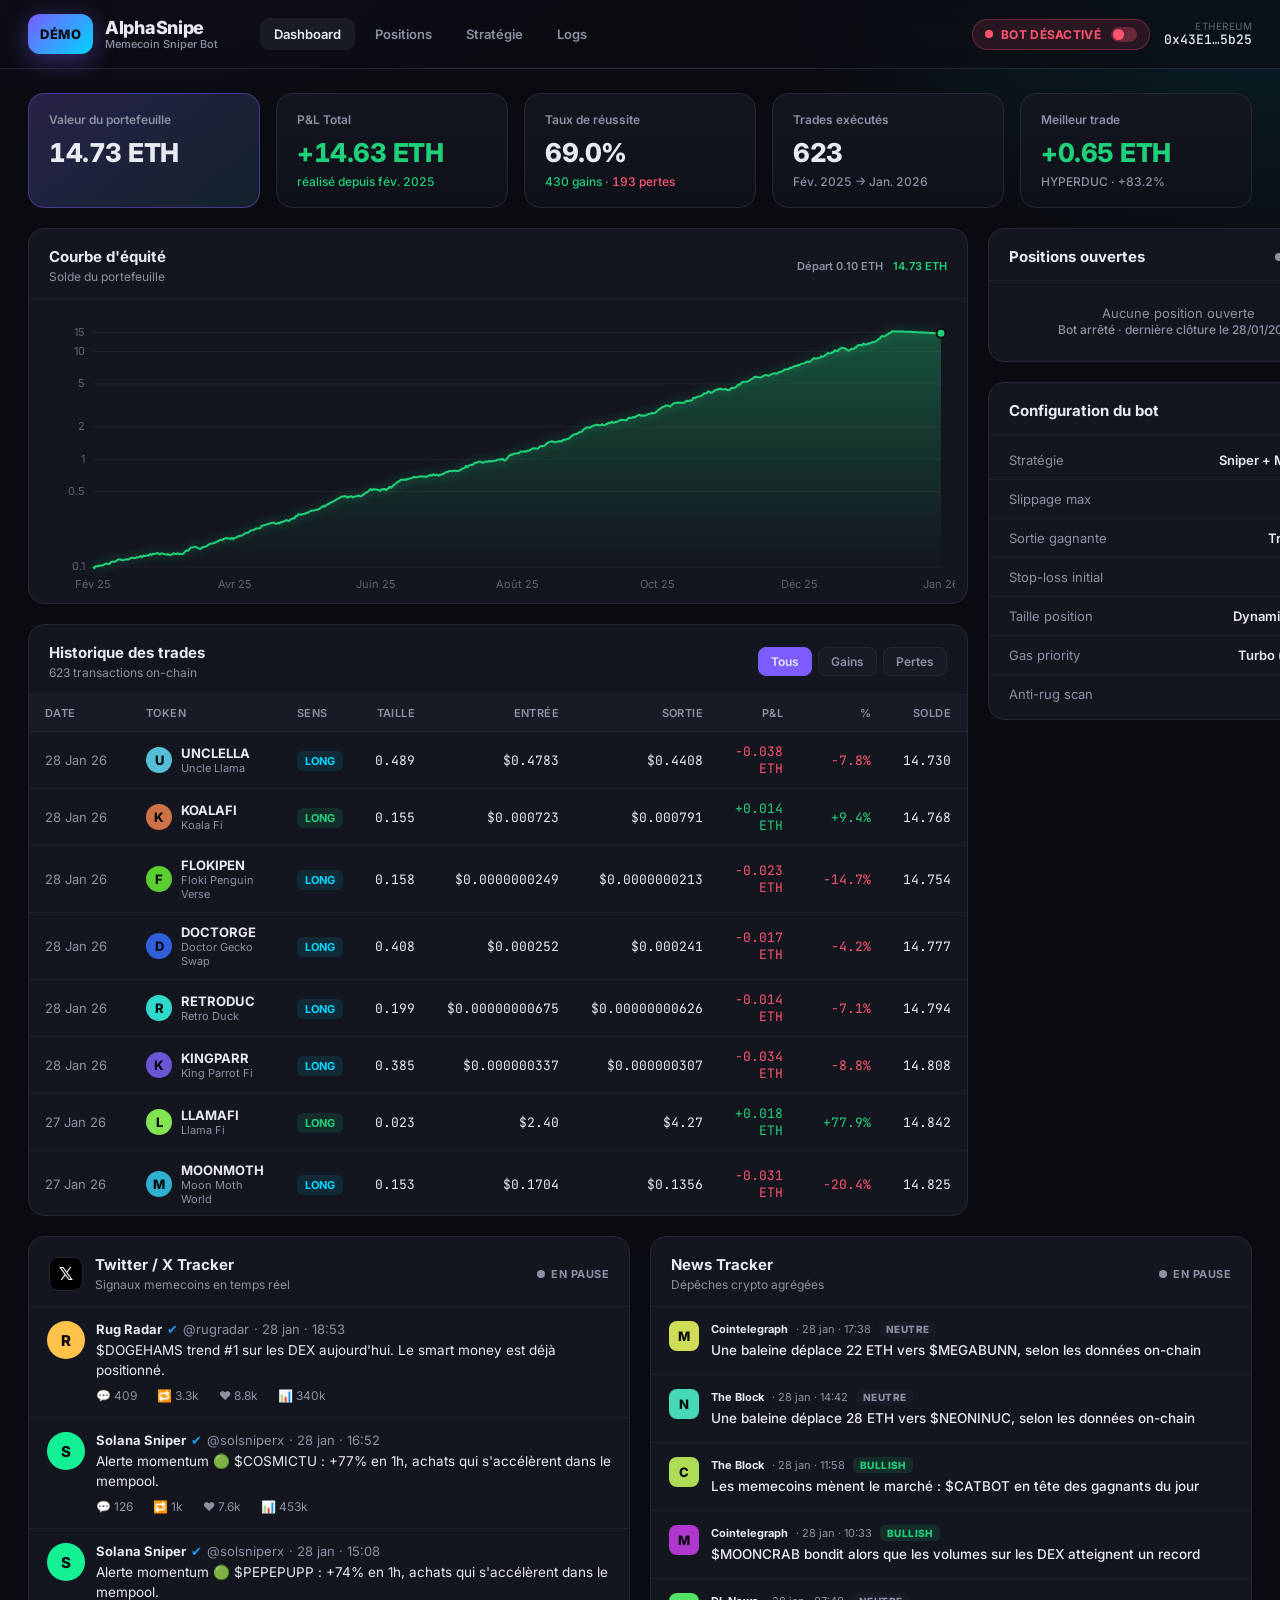
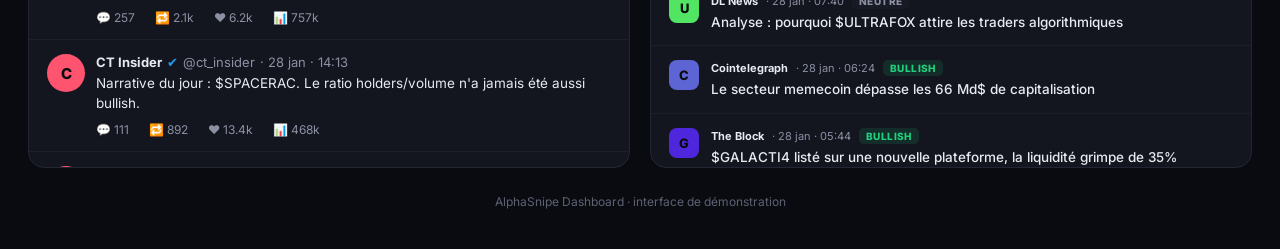
<file: index.html>
<!DOCTYPE html>
<html lang="fr">
<head>
  <meta charset="UTF-8" />
  <meta http-equiv="refresh" content="0; url=./memecoin-dashboard/" />
  <title>AlphaSnipe — Redirection</title>
  <style>
    html, body { height: 100%; margin: 0; }
    body {
      display: grid; place-items: center;
      background: #0a0b10; color: #e8eaf2;
      font-family: system-ui, sans-serif;
    }
    a { color: #7c5cff; }
  </style>
</head>
<body>
  <p>Redirection vers le dashboard… si rien ne se passe,
     <a href="./memecoin-dashboard/">clique ici</a>.</p>
</body>
</html>
</file>
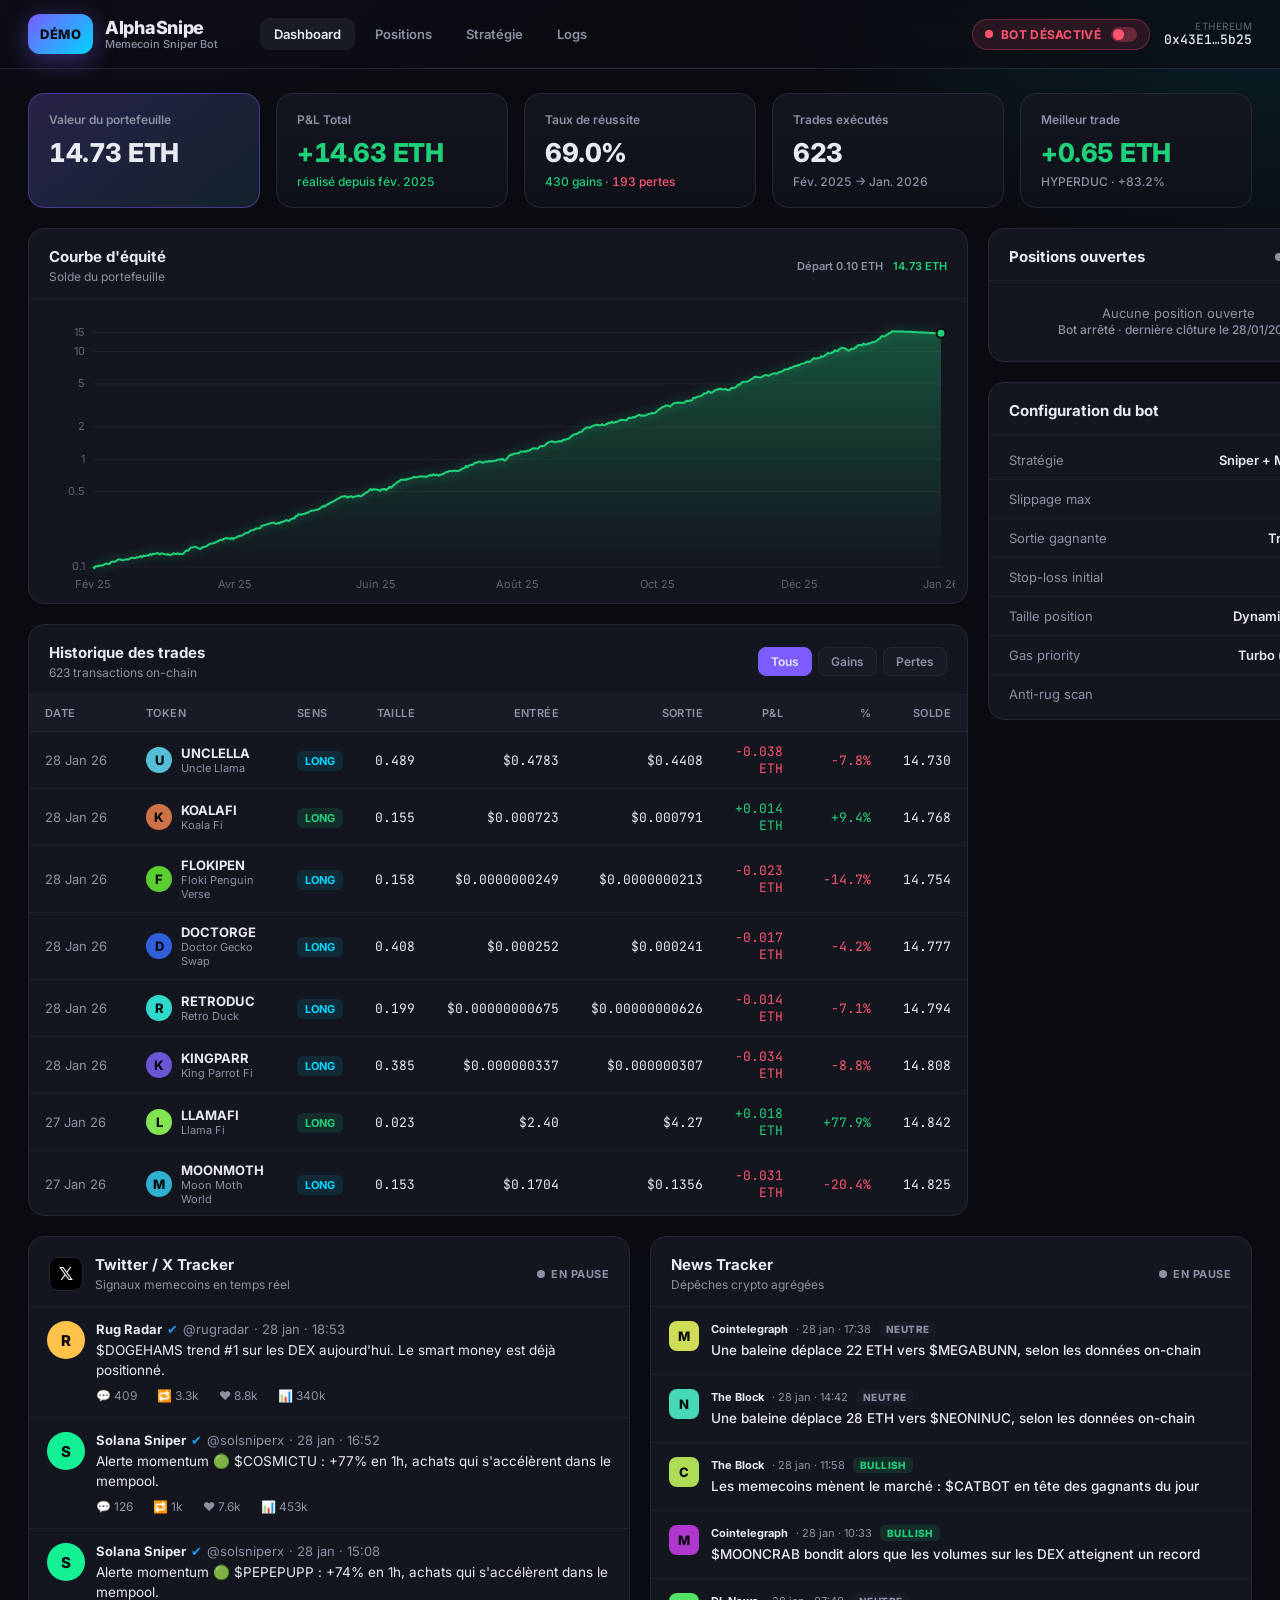
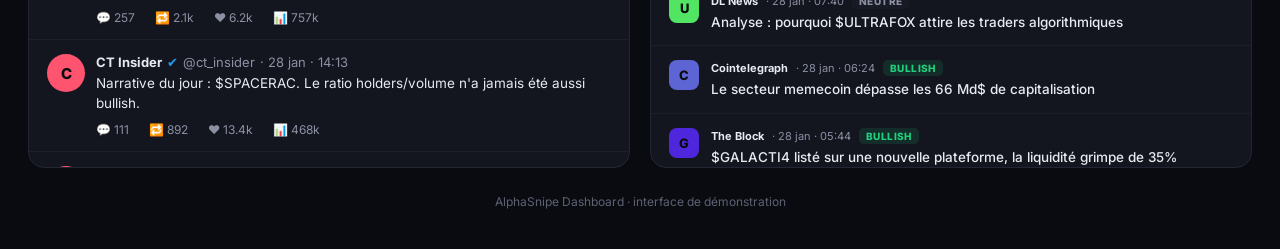
<file: memecoin-dashboard/index.html>
<!DOCTYPE html>
<html lang="fr">
<head>
  <meta charset="UTF-8" />
  <meta name="viewport" content="width=device-width, initial-scale=1.0" />
  <title>AlphaSnipe — Memecoin Trading Bot</title>
  <link rel="preconnect" href="https://fonts.googleapis.com" />
  <link href="https://fonts.googleapis.com/css2?family=Inter:wght@400;500;600;700;800&family=JetBrains+Mono:wght@400;500;700&display=swap" rel="stylesheet" />
  <link rel="stylesheet" href="styles.css?v=13" />
</head>
<body>
  <!-- ============ TOP BAR ============ -->
  <header class="topbar">
    <div class="brand">
      <div class="brand-logo">DÉMO</div>
      <div class="brand-text">
        <span class="brand-name">AlphaSnipe</span>
        <span class="brand-sub">Memecoin Sniper Bot</span>
      </div>
    </div>

    <nav class="topnav">
      <a class="active">Dashboard</a>
      <a>Positions</a>
      <a>Stratégie</a>
      <a>Logs</a>
    </nav>

    <div class="topbar-right">
      <button class="status-pill" id="botToggle" title="Activer / désactiver le bot">
        <span class="status-dot"></span>
        <span id="botStatus">BOT ACTIF</span>
        <span class="toggle-knob"></span>
      </button>
      <div class="wallet">
        <span class="wallet-net">Ethereum</span>
        <span class="wallet-addr" id="walletAddr" title="0x43E1C8175d2BE3135Ab22289154c5979434a5b25">0x43E1…5b25</span>
      </div>
    </div>
  </header>

  <main class="layout">
    <!-- ============ STAT CARDS ============ -->
    <section class="stats-grid">
      <div class="stat-card highlight">
        <div class="stat-label">Valeur du portefeuille</div>
        <div class="stat-value" id="statBalance">— ETH</div>
        <div class="stat-sub" id="statBalanceUsd">—</div>
      </div>
      <div class="stat-card">
        <div class="stat-label">P&amp;L Total</div>
        <div class="stat-value pos" id="statPnl">—</div>
        <div class="stat-sub pos" id="statRoi">—</div>
      </div>
      <div class="stat-card">
        <div class="stat-label">Taux de réussite</div>
        <div class="stat-value" id="statWinrate">—</div>
        <div class="stat-sub" id="statWinLoss">—</div>
      </div>
      <div class="stat-card">
        <div class="stat-label">Trades exécutés</div>
        <div class="stat-value" id="statTrades">—</div>
        <div class="stat-sub" id="statRange">Fév. 2025 → Jan. 2026</div>
      </div>
      <div class="stat-card">
        <div class="stat-label">Meilleur trade</div>
        <div class="stat-value pos" id="statBest">—</div>
        <div class="stat-sub" id="statBestToken">—</div>
      </div>
    </section>

    <div class="main-grid">
      <!-- ============ LEFT COLUMN ============ -->
      <div class="col-left">
        <section class="panel chart-panel">
          <div class="panel-head">
            <div>
              <h2>Courbe d'équité</h2>
              <p class="panel-sub">Solde du portefeuille</p>
            </div>
            <div class="chart-legend">
              <span class="legend-start">Départ 0.10 ETH</span>
              <span class="legend-end" id="legendEnd">14.73 ETH</span>
            </div>
          </div>
          <div class="chart-wrap">
            <canvas id="equityChart"></canvas>
            <div id="chartTip" class="chart-tip"></div>
          </div>
        </section>

        <section class="panel">
          <div class="panel-head">
            <div>
              <h2>Historique des trades</h2>
              <p class="panel-sub"><span id="historyCount">—</span> transactions on-chain</p>
            </div>
            <div class="filter-row">
              <button class="chip active" data-filter="all">Tous</button>
              <button class="chip" data-filter="win">Gains</button>
              <button class="chip" data-filter="loss">Pertes</button>
            </div>
          </div>
          <div class="table-wrap">
            <table class="trade-table">
              <thead>
                <tr>
                  <th>Date</th>
                  <th>Token</th>
                  <th>Sens</th>
                  <th class="num">Taille</th>
                  <th class="num">Entrée</th>
                  <th class="num">Sortie</th>
                  <th class="num">P&amp;L</th>
                  <th class="num">%</th>
                  <th class="num">Solde</th>
                </tr>
              </thead>
              <tbody id="tradeBody"></tbody>
            </table>
          </div>
        </section>
      </div>

      <!-- ============ RIGHT COLUMN ============ -->
      <div class="col-right">
        <section class="panel">
          <div class="panel-head">
            <h2>Positions ouvertes</h2>
            <span class="live-tag"><span class="status-dot"></span>LIVE</span>
          </div>
          <div id="openPositions" class="positions"></div>
        </section>

        <section class="panel strategy">
          <div class="panel-head"><h2>Configuration du bot</h2></div>
          <ul class="config-list">
            <li><span>Stratégie</span><b>Sniper + Momentum</b></li>
            <li><span>Slippage max</span><b>12%</b></li>
            <li><span>Sortie gagnante</span><b>Trailing-stop</b></li>
            <li><span>Stop-loss initial</span><b>-25%</b></li>
            <li><span>Taille position</span><b>Dynamique (Kelly)</b></li>
            <li><span>Gas priority</span><b>Turbo (mempool)</b></li>
            <li><span>Anti-rug scan</span><b class="pos">Activé</b></li>
          </ul>
        </section>
      </div>
    </div>

    <!-- ============ SOCIAL : TWITTER + NEWS ============ -->
    <section class="social-grid">
      <div class="panel">
        <div class="panel-head">
          <div class="x-head">
            <span class="x-logo">𝕏</span>
            <div>
              <h2>Twitter / X Tracker</h2>
              <p class="panel-sub">Signaux memecoins en temps réel</p>
            </div>
          </div>
          <span class="live-tag"><span class="status-dot"></span>LIVE</span>
        </div>
        <div id="xFeed" class="x-feed"></div>
      </div>

      <div class="panel">
        <div class="panel-head">
          <div>
            <h2>News Tracker</h2>
            <p class="panel-sub">Dépêches crypto agrégées</p>
          </div>
          <span class="live-tag"><span class="status-dot"></span>LIVE</span>
        </div>
        <div id="newsFeed" class="news-feed"></div>
      </div>
    </section>

    <footer class="footer">
      <span>AlphaSnipe Dashboard · interface de démonstration</span>
    </footer>
  </main>

  <!-- ============ MODALE DÉTAIL ============ -->
  <div class="modal-overlay" id="modalOverlay">
    <div class="modal">
      <button class="modal-close" aria-label="Fermer">✕</button>
      <div id="modalBody"></div>
    </div>
  </div>

  <script src="data.js?v=13"></script>
  <script src="app.js?v=13"></script>
</body>
</html>
</file>
<file: memecoin-dashboard/styles.css>
:root {
  --bg: #0a0b10;
  --bg-2: #0f111a;
  --panel: #14161f;
  --panel-2: #181b26;
  --border: #232634;
  --border-soft: #1c1f2b;
  --text: #e8eaf2;
  --muted: #8b90a3;
  --muted-2: #5d6273;
  --green: #1fd17b;
  --green-soft: rgba(31, 209, 123, 0.12);
  --red: #ff5470;
  --red-soft: rgba(255, 84, 112, 0.12);
  --accent: #7c5cff;
  --accent-2: #00d6ff;
  --gold: #ffc24b;
  --radius: 16px;
  --mono: "JetBrains Mono", ui-monospace, monospace;
}

* { box-sizing: border-box; margin: 0; padding: 0; }

body {
  font-family: "Inter", system-ui, sans-serif;
  background:
    radial-gradient(900px 500px at 12% -10%, rgba(124, 92, 255, 0.16), transparent 60%),
    radial-gradient(900px 500px at 100% 0%, rgba(0, 214, 255, 0.10), transparent 55%),
    var(--bg);
  color: var(--text);
  min-height: 100vh;
  -webkit-font-smoothing: antialiased;
}

/* ---------- Top bar ---------- */
.topbar {
  display: flex;
  align-items: center;
  gap: 28px;
  padding: 14px 28px;
  border-bottom: 1px solid var(--border);
  background: rgba(12, 13, 20, 0.7);
  backdrop-filter: blur(12px);
  position: sticky;
  top: 0;
  z-index: 20;
}
.brand { display: flex; align-items: center; gap: 12px; }
.brand-logo {
  height: 40px; padding: 0 12px;
  display: grid; place-items: center;
  border-radius: 12px;
  font-size: 13px; font-weight: 800; letter-spacing: 0.5px;
  background: linear-gradient(135deg, var(--accent), var(--accent-2));
  color: #0a0b10;
  box-shadow: 0 6px 24px rgba(124, 92, 255, 0.4);
}
.brand-text { display: flex; flex-direction: column; line-height: 1.1; }
.brand-name { font-weight: 800; font-size: 18px; letter-spacing: -0.3px; }
.brand-sub { font-size: 11px; color: var(--muted); font-weight: 500; }

.topnav { display: flex; gap: 6px; margin-left: 14px; }
.topnav a {
  font-size: 13px; font-weight: 600; color: var(--muted);
  padding: 8px 14px; border-radius: 9px; cursor: pointer;
  transition: 0.15s;
}
.topnav a:hover { color: var(--text); background: var(--panel); }
.topnav a.active { color: var(--text); background: var(--panel-2); }

.topbar-right { margin-left: auto; display: flex; align-items: center; gap: 14px; }
.status-pill {
  display: flex; align-items: center; gap: 8px;
  font-size: 12px; font-weight: 700; letter-spacing: 0.3px;
  color: var(--green);
  background: var(--green-soft);
  border: 1px solid rgba(31, 209, 123, 0.25);
  padding: 7px 12px; border-radius: 999px;
  font-family: inherit; cursor: pointer; transition: 0.18s;
}
.status-pill:hover { filter: brightness(1.15); }
.toggle-knob {
  width: 26px; height: 15px; border-radius: 999px; position: relative;
  background: rgba(31, 209, 123, 0.35); transition: 0.18s; margin-left: 2px;
}
.toggle-knob::after {
  content: ""; position: absolute; top: 2px; left: 13px;
  width: 11px; height: 11px; border-radius: 50%; background: var(--green);
  transition: 0.18s;
}
.status-pill.off {
  color: var(--red); background: var(--red-soft);
  border-color: rgba(255, 84, 112, 0.3);
}
.status-pill.off .status-dot { background: var(--red); animation: none; box-shadow: none; }
.status-pill.off .toggle-knob { background: rgba(255, 84, 112, 0.3); }
.status-pill.off .toggle-knob::after { left: 2px; background: var(--red); }
.status-dot {
  width: 8px; height: 8px; border-radius: 50%;
  background: var(--green);
  box-shadow: 0 0 0 0 rgba(31, 209, 123, 0.6);
  animation: pulse 1.8s infinite;
}
@keyframes pulse {
  0% { box-shadow: 0 0 0 0 rgba(31, 209, 123, 0.55); }
  70% { box-shadow: 0 0 0 7px rgba(31, 209, 123, 0); }
  100% { box-shadow: 0 0 0 0 rgba(31, 209, 123, 0); }
}
.wallet {
  display: flex; flex-direction: column; align-items: flex-end; line-height: 1.25;
}
.wallet-net { font-size: 10px; color: var(--muted-2); text-transform: uppercase; letter-spacing: 0.5px; }
.wallet-addr { font-family: var(--mono); font-size: 13px; font-weight: 500; }

.demo-badge {
  font-size: 10px; font-weight: 800; letter-spacing: 1px;
  color: var(--muted); border: 1px solid var(--border);
  padding: 4px 8px; border-radius: 6px; background: var(--panel);
}

/* ---------- Ticker tape ---------- */
.ticker {
  border-bottom: 1px solid var(--border);
  background: var(--bg-2);
  overflow: hidden;
  position: sticky; top: 69px; z-index: 15;
}
.ticker-track {
  display: inline-flex; gap: 30px;
  padding: 9px 0;
  white-space: nowrap;
  animation: marquee 48s linear infinite;
}
.ticker:hover .ticker-track { animation-play-state: paused; }
@keyframes marquee { from { transform: translateX(0); } to { transform: translateX(-50%); } }
.tick-item { display: inline-flex; align-items: center; gap: 8px; font-size: 13px; }
.tick-sym { font-weight: 700; }
.tick-price { font-family: var(--mono); color: var(--muted); }
.tick-chg { font-weight: 700; font-variant-numeric: tabular-nums; }

/* ---------- Layout ---------- */
.layout { max-width: 1480px; margin: 0 auto; padding: 24px 28px 40px; }

.stats-grid {
  display: grid;
  grid-template-columns: repeat(5, 1fr);
  gap: 16px;
  margin-bottom: 20px;
}
.stat-card {
  background: linear-gradient(180deg, var(--panel), var(--bg-2));
  border: 1px solid var(--border);
  border-radius: var(--radius);
  padding: 18px 20px;
}
.stat-card.highlight {
  background: linear-gradient(140deg, rgba(124, 92, 255, 0.18), rgba(0, 214, 255, 0.06)), var(--panel);
  border-color: rgba(124, 92, 255, 0.4);
}
.stat-label { font-size: 12px; color: var(--muted); font-weight: 600; margin-bottom: 10px; }
.stat-value { font-size: 26px; font-weight: 800; letter-spacing: -0.5px; font-variant-numeric: tabular-nums; }
.stat-sub { font-size: 12px; color: var(--muted); margin-top: 6px; font-weight: 500; font-variant-numeric: tabular-nums; }
.pos { color: var(--green) !important; }
.neg { color: var(--red) !important; }

.main-grid {
  display: grid;
  grid-template-columns: 1fr 380px;
  gap: 20px;
  align-items: start;
}
.col-left, .col-right { display: flex; flex-direction: column; gap: 20px; }

/* ---------- Panels ---------- */
.panel {
  background: var(--panel);
  border: 1px solid var(--border);
  border-radius: var(--radius);
  overflow: hidden;
}
.panel-head {
  display: flex; align-items: center; justify-content: space-between;
  padding: 18px 20px 14px;
  border-bottom: 1px solid var(--border-soft);
}
.panel-head h2 { font-size: 15px; font-weight: 700; }
.panel-sub { font-size: 12px; color: var(--muted); margin-top: 3px; }

.live-tag {
  display: flex; align-items: center; gap: 6px;
  font-size: 11px; font-weight: 700; color: var(--green);
  letter-spacing: 0.5px;
}
.live-tag.paused { color: var(--muted); }
.live-tag.paused .status-dot { background: var(--muted); animation: none; box-shadow: none; }

/* ---------- Chart ---------- */
.chart-legend { display: flex; gap: 10px; font-size: 11px; font-weight: 600; }
.legend-start { color: var(--muted); }
.legend-end { color: var(--green); }
.chart-wrap { position: relative; padding: 16px 12px 8px; }
#equityChart { width: 100%; height: 280px; display: block; }
.chart-tip {
  position: absolute; pointer-events: none; opacity: 0;
  transform: translate(-50%, -120%);
  background: #060710; border: 1px solid var(--border);
  border-radius: 10px; padding: 8px 11px; font-size: 12px;
  white-space: nowrap; transition: opacity 0.1s; z-index: 5;
  box-shadow: 0 10px 30px rgba(0,0,0,0.5);
}
.chart-tip b { font-variant-numeric: tabular-nums; }

/* ---------- Filters ---------- */
.filter-row { display: flex; gap: 6px; }
.chip {
  font-family: inherit; font-size: 12px; font-weight: 600;
  color: var(--muted); background: var(--panel-2);
  border: 1px solid var(--border); border-radius: 8px;
  padding: 6px 12px; cursor: pointer; transition: 0.15s;
}
.chip:hover { color: var(--text); }
.chip.active { color: var(--text); background: var(--accent); border-color: var(--accent); }

/* ---------- Trade table ---------- */
.table-wrap { max-height: 520px; overflow-y: auto; }
.trade-table { width: 100%; border-collapse: collapse; font-size: 13px; }
.trade-table thead th {
  position: sticky; top: 0; z-index: 2;
  background: var(--panel-2);
  text-align: left; font-weight: 600; font-size: 11px;
  color: var(--muted); text-transform: uppercase; letter-spacing: 0.4px;
  padding: 11px 16px; border-bottom: 1px solid var(--border);
}
.trade-table th.num, .trade-table td.num { text-align: right; font-variant-numeric: tabular-nums; }
.trade-table tbody td { padding: 11px 16px; border-bottom: 1px solid var(--border-soft); }
.trade-table tbody tr:hover { background: var(--panel-2); }
.tok-cell { display: flex; align-items: center; gap: 9px; }
.tok-badge {
  width: 26px; height: 26px; border-radius: 50%;
  display: grid; place-items: center; font-size: 13px; font-weight: 800;
  color: #0a0b10; flex-shrink: 0;
}
.tok-sym { font-weight: 700; }
.tok-name { font-size: 11px; color: var(--muted); }
.side { font-size: 11px; font-weight: 700; padding: 3px 8px; border-radius: 6px; }
.side.buy { color: var(--green); background: var(--green-soft); }
.side.sell { color: var(--accent-2); background: rgba(0, 214, 255, 0.1); }
.mono { font-family: var(--mono); }
.date-cell { color: var(--muted); white-space: nowrap; }

/* ---------- Watchlist ---------- */
.watchlist, .positions { display: flex; flex-direction: column; }
.watch-row, .pos-row {
  display: flex; align-items: center; gap: 12px;
  padding: 12px 20px; border-bottom: 1px solid var(--border-soft);
}
.watch-row:last-child, .pos-row:last-child { border-bottom: none; }
.watch-main { display: flex; flex-direction: column; line-height: 1.25; }
.watch-sym { font-weight: 700; font-size: 14px; }
.watch-name { font-size: 11px; color: var(--muted); }
.watch-right { margin-left: auto; text-align: right; }
.watch-price { font-family: var(--mono); font-size: 13px; font-weight: 500; }
.watch-chg { font-size: 12px; font-weight: 700; font-variant-numeric: tabular-nums; }
.spark { width: 64px; height: 26px; }

/* ---------- Positions ---------- */
.pos-amount { margin-left: auto; text-align: right; font-variant-numeric: tabular-nums; }
.pos-amount .eth { font-weight: 700; font-size: 14px; }
.pos-amount .pl { font-size: 12px; font-weight: 700; }
.empty { padding: 24px 20px; color: var(--muted); font-size: 13px; text-align: center; }

/* ---------- Config ---------- */
.config-list { list-style: none; padding: 6px 0; }
.config-list li {
  display: flex; justify-content: space-between; align-items: center;
  padding: 11px 20px; font-size: 13px; border-bottom: 1px solid var(--border-soft);
}
.config-list li:last-child { border-bottom: none; }
.config-list span { color: var(--muted); }
.config-list b { font-weight: 600; }

/* ---------- Social grid (Twitter + News) ---------- */
.social-grid {
  display: grid; grid-template-columns: 1fr 1fr; gap: 20px; margin-top: 20px;
}
.x-head { display: flex; align-items: center; gap: 12px; }
.x-logo {
  width: 34px; height: 34px; border-radius: 9px; flex-shrink: 0;
  display: grid; place-items: center; font-size: 18px; font-weight: 800;
  background: #000; color: #fff; border: 1px solid var(--border);
}
.x-feed { max-height: 460px; overflow-y: auto; }
.tweet {
  display: flex; gap: 11px; padding: 14px 18px;
  border-bottom: 1px solid var(--border-soft);
  animation: slideIn 0.45s ease;
}
@keyframes slideIn { from { opacity: 0; transform: translateY(-8px); } to { opacity: 1; transform: none; } }
.tweet-av {
  width: 38px; height: 38px; border-radius: 50%; flex-shrink: 0;
  display: grid; place-items: center; font-weight: 800; color: #0a0b10; font-size: 15px;
}
.tweet-body { flex: 1; min-width: 0; }
.tweet-top { display: flex; align-items: center; gap: 5px; font-size: 13px; flex-wrap: wrap; }
.tweet-name { font-weight: 700; }
.tweet-verif { color: #1d9bf0; font-size: 13px; }
.tweet-handle, .tweet-time { color: var(--muted); }
.tweet-text { font-size: 13.5px; line-height: 1.45; margin: 4px 0 8px; word-wrap: break-word; }
.tweet-stats { display: flex; gap: 20px; color: var(--muted); font-size: 12px; }
.tweet-stats span { display: inline-flex; align-items: center; gap: 5px; }

.news-feed { max-height: 460px; overflow-y: auto; }
.news-item {
  display: flex; gap: 12px; padding: 14px 18px;
  border-bottom: 1px solid var(--border-soft);
  animation: slideIn 0.45s ease;
}
.news-item:hover { background: var(--panel-2); }
.news-tok {
  width: 30px; height: 30px; border-radius: 8px; flex-shrink: 0;
  display: grid; place-items: center; font-weight: 800; color: #0a0b10; font-size: 13px;
}
.news-body { flex: 1; }
.news-meta { display: flex; align-items: center; gap: 8px; font-size: 11px; color: var(--muted); margin-bottom: 4px; }
.news-source { font-weight: 700; color: var(--text); }
.news-title { font-size: 13.5px; line-height: 1.4; font-weight: 500; }
.tag {
  font-size: 10px; font-weight: 800; letter-spacing: 0.4px;
  padding: 2px 7px; border-radius: 5px; text-transform: uppercase;
}
.tag.bullish { color: var(--green); background: var(--green-soft); }
.tag.bearish { color: var(--red); background: var(--red-soft); }
.tag.neutral { color: var(--muted); background: var(--panel-2); }

.footer { margin-top: 26px; text-align: center; color: var(--muted-2); font-size: 12px; }

/* ---------- Scrollbar ---------- */
::-webkit-scrollbar { width: 10px; height: 10px; }
::-webkit-scrollbar-thumb { background: #262a38; border-radius: 8px; border: 2px solid var(--panel); }
::-webkit-scrollbar-track { background: transparent; }

/* ---------- Clickable affordances ---------- */
.trade-row, .pos-row { cursor: pointer; }
.pos-row:hover { background: var(--panel-2); }
.panel.strategy { cursor: pointer; }
.panel.strategy:hover { border-color: var(--accent); }

/* ---------- Modal ---------- */
.modal-overlay {
  position: fixed; inset: 0; z-index: 50;
  background: rgba(4, 5, 12, 0.72); backdrop-filter: blur(4px);
  display: none; align-items: center; justify-content: center; padding: 20px;
}
.modal-overlay.show { display: flex; animation: fadeIn 0.15s ease; }
@keyframes fadeIn { from { opacity: 0; } to { opacity: 1; } }
.modal {
  position: relative; width: 100%; max-width: 540px;
  background: var(--panel); border: 1px solid var(--border);
  border-radius: 18px; padding: 24px;
  box-shadow: 0 30px 80px rgba(0, 0, 0, 0.6);
  animation: popIn 0.18s ease;
}
@keyframes popIn { from { opacity: 0; transform: translateY(10px) scale(0.98); } to { opacity: 1; transform: none; } }
.modal-close {
  position: absolute; top: 14px; right: 14px;
  width: 30px; height: 30px; border-radius: 8px;
  background: var(--panel-2); border: 1px solid var(--border); color: var(--muted);
  font-size: 14px; cursor: pointer; transition: 0.15s;
}
.modal-close:hover { color: var(--text); background: var(--border); }
.m-head { display: flex; align-items: center; gap: 13px; margin-bottom: 16px; }
.m-head .tok-badge { width: 40px; height: 40px; font-size: 17px; }
.m-title { font-size: 17px; font-weight: 700; }
.muted-sm { color: var(--muted); font-size: 12px; font-weight: 500; }
.m-pnl { font-size: 30px; font-weight: 800; letter-spacing: -0.5px; margin-bottom: 18px; font-variant-numeric: tabular-nums; }
.m-pnl .muted-sm { font-size: 14px; }
.m-desc { font-size: 13.5px; line-height: 1.55; color: var(--muted); margin-bottom: 18px; }
.m-grid { display: grid; grid-template-columns: 1fr 1fr; gap: 1px; background: var(--border-soft); border: 1px solid var(--border-soft); border-radius: 12px; overflow: hidden; }
.m-grid > div { background: var(--bg-2); padding: 11px 14px; display: flex; flex-direction: column; gap: 3px; }
.m-grid span { font-size: 11px; color: var(--muted); }
.m-grid b { font-size: 14px; font-weight: 600; font-variant-numeric: tabular-nums; }
.m-wide { grid-column: 1 / -1; }
.ellip { overflow: hidden; text-overflow: ellipsis; white-space: nowrap; }
.m-bar { margin-top: 16px; height: 8px; border-radius: 999px; background: var(--panel-2); overflow: hidden; }
.m-bar-fill { height: 100%; border-radius: 999px; }
.m-bar-fill.pos { background: var(--green); }
.m-bar-fill.neg { background: var(--red); }

/* ---------- Logs terminal ---------- */
.log-term {
  background: #06070d; border: 1px solid var(--border); border-radius: 12px;
  padding: 12px 14px; max-height: 440px; overflow-y: auto;
  font-family: var(--mono); font-size: 12px; line-height: 1.65;
}
.log-line { display: flex; gap: 10px; align-items: flex-start; padding: 1px 0; }
.log-t { color: var(--muted-2); flex-shrink: 0; }
.log-tag {
  flex-shrink: 0; width: 44px; text-align: center;
  font-weight: 700; font-size: 10px; border-radius: 4px; padding: 1px 0; margin-top: 1px;
}
.log-tag.SCAN { color: var(--accent-2); background: rgba(0, 214, 255, 0.12); }
.log-tag.OK   { color: var(--green); background: var(--green-soft); }
.log-tag.BUY  { color: var(--gold); background: rgba(255, 194, 75, 0.12); }
.log-tag.TP   { color: var(--green); background: var(--green-soft); }
.log-tag.SL   { color: var(--red); background: var(--red-soft); }
.log-tag.RUG  { color: var(--red); background: var(--red-soft); }
.log-msg { color: var(--text); word-break: break-word; }

/* ---------- Responsive ---------- */
@media (max-width: 1180px) {
  .main-grid { grid-template-columns: 1fr; }
  .social-grid { grid-template-columns: 1fr; }
  .stats-grid { grid-template-columns: repeat(2, 1fr); }
  .topnav { display: none; }
}
@media (max-width: 640px) {
  .stats-grid { grid-template-columns: 1fr; }
  .layout { padding: 16px; }
}
</file>
